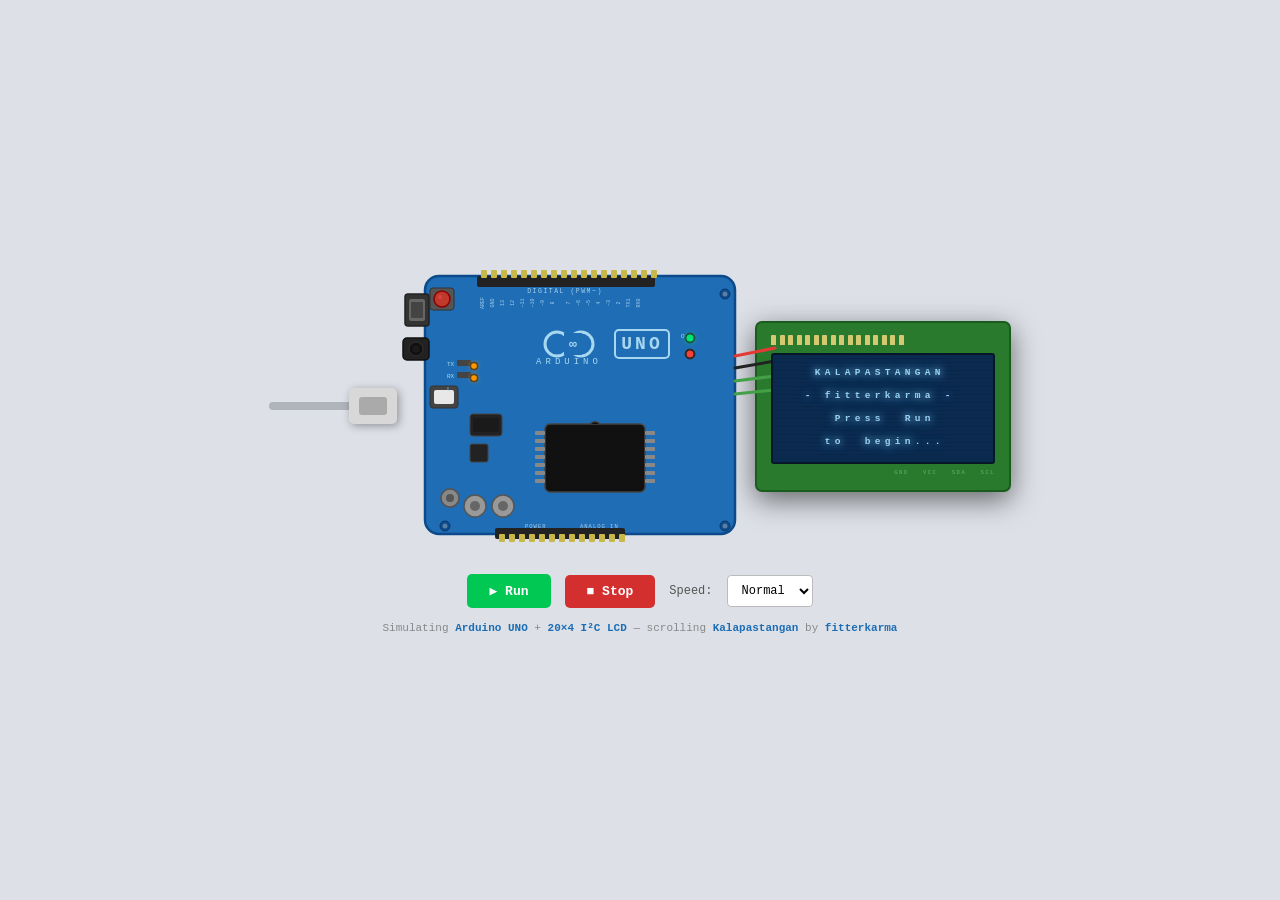
<file: arduino.html>
<!DOCTYPE html>
<html lang="en">
<head>
  <meta charset="UTF-8" />
  <meta name="viewport" content="width=device-width, initial-scale=1.0" />
  <title>Arduino UNO – LCD Kalapastangan</title>
  <style>
    * { box-sizing: border-box; margin: 0; padding: 0; }
    body {
      background: #dde1e7;
      min-height: 100vh;
      display: flex;
      flex-direction: column;
      align-items: center;
      justify-content: center;
      font-family: 'Courier New', monospace;
      padding: 40px 20px;
    }
    .scene {
      display: flex;
      align-items: center;
      gap: 0;
      flex-wrap: nowrap;
      justify-content: center;
    }

    /* ═══════════════════════════════════════
       USB CABLE (grey flat cable + white plug)
    ═══════════════════════════════════════ */
    .usb-wrap {
      display: flex;
      align-items: center;
      margin-right: -2px;
      z-index: 10;
    }
    .usb-cable-wire {
      width: 80px;
      height: 8px;
      background: #b0b4bb;
      border-radius: 4px 0 0 4px;
    }
    .usb-plug-body {
      width: 48px;
      height: 36px;
      background: #d8d8d8;
      border-radius: 5px;
      position: relative;
      box-shadow: 2px 2px 8px rgba(0,0,0,0.35);
      display: flex;
      align-items: center;
      justify-content: center;
    }
    .usb-plug-inner {
      width: 28px;
      height: 18px;
      background: #aaa;
      border-radius: 3px;
    }

    /* ═══════════════════════════════════════
       ARDUINO BOARD (SVG-based for accuracy)
    ═══════════════════════════════════════ */
    .arduino-wrap {
      position: relative;
      width: 360px;
      height: 280px;
      flex-shrink: 0;
    }
    .arduino-svg {
      width: 100%;
      height: 100%;
      overflow: visible;
    }

    /* LED animations */
    @keyframes blinkGreen { 0%,100%{opacity:1} 50%{opacity:.3} }
    @keyframes blinkAmber { 0%,100%{opacity:1} 50%{opacity:.15} }
    .led-on-dot  { animation: blinkGreen 1.4s ease-in-out infinite; }
    .led-rx-dot  { animation: blinkAmber 0.5s ease-in-out infinite alternate; }
    .led-tx-dot  { animation: blinkAmber 0.5s 0.25s ease-in-out infinite alternate; }

    /* ═══════════════════════════════════════
       WIRES SVG between board and LCD
    ═══════════════════════════════════════ */
    .wires-wrap {
      width: 60px;
      height: 280px;
      position: relative;
      flex-shrink: 0;
    }
    .wires-wrap svg { overflow: visible; }

    /* ═══════════════════════════════════════
       LCD MODULE
    ═══════════════════════════════════════ */
    .lcd-module {
      background: #2a7a2e;
      border-radius: 7px;
      padding: 12px 14px 14px;
      box-shadow: 0 8px 28px rgba(0,0,0,0.55);
      border: 2px solid #1a5c1d;
      flex-shrink: 0;
    }
    .lcd-pin-strip { display: flex; gap: 3.5px; margin-bottom: 8px; }
    .lcd-pin-strip span {
      width: 5px; height: 10px;
      background: #d4c870;
      border-radius: 1px 1px 0 0;
    }
    .lcd-screen {
      background: #0b2a50;
      border-radius: 3px;
      padding: 8px 10px 10px;
      border: 2px solid #061828;
      position: relative;
    }
    .lcd-screen::after {
      content: '';
      position: absolute; inset: 0;
      background: repeating-linear-gradient(
        to bottom,
        transparent 0, transparent 3px,
        rgba(0,0,0,0.09) 3px, rgba(0,0,0,0.09) 4px
      );
      pointer-events: none; border-radius: 3px; z-index: 3;
    }
    .lcd-row { display: flex; height: 20px; align-items: center; margin-bottom: 3px; }
    .lcd-row:last-child { margin-bottom: 0; }
    .lcd-cell {
      width: 9px; height: 15px; margin-right: 1px;
      display: flex; align-items: center; justify-content: center;
      font-size: 9.5px; color: #9dd5f5;
      text-shadow: 0 0 7px #7bbfe8, 0 0 12px #4aacdd;
      font-family: 'Courier New', monospace; font-weight: bold;
      position: relative; user-select: none;
    }
    .lcd-cell.cursor::after {
      content: ''; position: absolute;
      bottom: 0; left: 0; right: 0; height: 2px;
      background: #9dd5f5;
      animation: cur 0.8s step-end infinite;
      box-shadow: 0 0 5px #9dd5f5;
    }
    @keyframes cur { 0%,100%{opacity:1} 50%{opacity:0} }
    .lcd-pcb-label {
      font-size: 5.5px; color: #88cc88;
      text-align: right; margin-top: 5px;
      letter-spacing: 1.5px; opacity: .65;
    }

    /* ═══════════════════════════════════════
       CONTROLS
    ═══════════════════════════════════════ */
    .controls {
      margin-top: 28px;
      display: flex; gap: 14px; align-items: center;
      flex-wrap: wrap; justify-content: center;
    }
    .btn {
      padding: 9px 22px; border: none; border-radius: 5px;
      cursor: pointer; font-family: 'Courier New', monospace;
      font-size: 13px; font-weight: bold;
      transition: filter .15s, transform .1s;
    }
    .btn:active { transform: scale(0.96); }
    .btn-run  { background: #00c853; color: #fff; }
    .btn-stop { background: #d32f2f; color: #fff; }
    .btn-run:hover  { filter: brightness(1.15); }
    .btn-stop:hover { filter: brightness(1.15); }
    .speed-lbl { font-size: 12px; color: #555; }
    .speed-sel {
      padding: 7px 10px; border-radius: 4px; border: 1px solid #bbb;
      font-family: 'Courier New', monospace; font-size: 12px;
      background: #fff; cursor: pointer;
    }
    .footer { margin-top: 14px; font-size: 11px; color: #888; text-align: center; }
    .footer b { color: #1b6db5; }
  </style>
</head>
<body>
<div class="scene">

  <!-- USB Cable -->
  <div class="usb-wrap">
    <div class="usb-cable-wire"></div>
    <div class="usb-plug-body"><div class="usb-plug-inner"></div></div>
  </div>

  <!-- Arduino UNO (SVG) -->
  <div class="arduino-wrap">
   <svg class="arduino-svg" viewBox="0 0 360 280" xmlns="http://www.w3.org/2000/svg">
    <!-- ── Board body ── -->
    <rect x="30" y="10" width="310" height="258" rx="14" ry="14"
          fill="#1e6db5" stroke="#0d4a8a" stroke-width="2.5"/>

    <!-- ── Top digital pin headers (two rows) ── -->
    <!-- Row 1: pins 0-13 area -->
    <g fill="#c8b84a">
      <!-- black socket strip -->
      <rect x="82" y="10" width="178" height="11" rx="2" fill="#222"/>
      <!-- gold pins -->
      <rect x="86"  y="4"  width="6" height="8" rx="1"/>
      <rect x="96"  y="4"  width="6" height="8" rx="1"/>
      <rect x="106" y="4"  width="6" height="8" rx="1"/>
      <rect x="116" y="4"  width="6" height="8" rx="1"/>
      <rect x="126" y="4"  width="6" height="8" rx="1"/>
      <rect x="136" y="4"  width="6" height="8" rx="1"/>
      <rect x="146" y="4"  width="6" height="8" rx="1"/>
      <rect x="156" y="4"  width="6" height="8" rx="1"/>
      <rect x="166" y="4"  width="6" height="8" rx="1"/>
      <rect x="176" y="4"  width="6" height="8" rx="1"/>
      <rect x="186" y="4"  width="6" height="8" rx="1"/>
      <rect x="196" y="4"  width="6" height="8" rx="1"/>
      <rect x="206" y="4"  width="6" height="8" rx="1"/>
      <rect x="216" y="4"  width="6" height="8" rx="1"/>
      <rect x="226" y="4"  width="6" height="8" rx="1"/>
      <rect x="236" y="4"  width="6" height="8" rx="1"/>
      <rect x="246" y="4"  width="6" height="8" rx="1"/>
      <rect x="256" y="4"  width="6" height="8" rx="1"/>
    </g>
    <!-- "DIGITAL (PWM~)" label -->
    <text x="170" y="27" fill="#a8cfea" font-size="6.5"
          font-family="Courier New" letter-spacing="1.5" text-anchor="middle">DIGITAL (PWM~)</text>
    <!-- vertical pin number labels -->
    <g fill="#a8cfea" font-size="5" font-family="Courier New" text-anchor="middle">
      <text x="89"  y="37" transform="rotate(-90,89,37)">AREF</text>
      <text x="99"  y="37" transform="rotate(-90,99,37)">GND</text>
      <text x="109" y="37" transform="rotate(-90,109,37)">13</text>
      <text x="119" y="37" transform="rotate(-90,119,37)">12</text>
      <text x="129" y="37" transform="rotate(-90,129,37)">~11</text>
      <text x="139" y="37" transform="rotate(-90,139,37)">~10</text>
      <text x="149" y="37" transform="rotate(-90,149,37)">~9</text>
      <text x="159" y="37" transform="rotate(-90,159,37)">8</text>
      <text x="175" y="37" transform="rotate(-90,175,37)">7</text>
      <text x="185" y="37" transform="rotate(-90,185,37)">~6</text>
      <text x="195" y="37" transform="rotate(-90,195,37)">~5</text>
      <text x="205" y="37" transform="rotate(-90,205,37)">4</text>
      <text x="215" y="37" transform="rotate(-90,215,37)">~3</text>
      <text x="225" y="37" transform="rotate(-90,225,37)">2</text>
      <text x="235" y="37" transform="rotate(-90,235,37)">TX1</text>
      <text x="245" y="37" transform="rotate(-90,245,37)">RX0</text>
    </g>

    <!-- ── Bottom analog pin header ── -->
    <rect x="100" y="262" width="130" height="11" rx="2" fill="#222"/>
    <g fill="#c8b84a">
      <rect x="104" y="268" width="6" height="8" rx="1"/>
      <rect x="114" y="268" width="6" height="8" rx="1"/>
      <rect x="124" y="268" width="6" height="8" rx="1"/>
      <rect x="134" y="268" width="6" height="8" rx="1"/>
      <rect x="144" y="268" width="6" height="8" rx="1"/>
      <rect x="154" y="268" width="6" height="8" rx="1"/>
      <rect x="164" y="268" width="6" height="8" rx="1"/>
      <rect x="174" y="268" width="6" height="8" rx="1"/>
      <rect x="184" y="268" width="6" height="8" rx="1"/>
      <rect x="194" y="268" width="6" height="8" rx="1"/>
      <rect x="204" y="268" width="6" height="8" rx="1"/>
      <rect x="214" y="268" width="6" height="8" rx="1"/>
      <rect x="224" y="268" width="6" height="8" rx="1"/>
    </g>
    <!-- POWER / ANALOG labels -->
    <text x="130" y="262" fill="#a8cfea" font-size="5.5"
          font-family="Courier New" letter-spacing="1">POWER</text>
    <text x="185" y="262" fill="#a8cfea" font-size="5.5"
          font-family="Courier New" letter-spacing="1">ANALOG IN</text>

    <!-- ── USB-B port (left side, top) ── -->
    <rect x="10" y="28" width="24" height="32" rx="3" fill="#333" stroke="#222" stroke-width="1.5"/>
    <rect x="14" y="33" width="16" height="22" rx="2" fill="#666"/>
    <rect x="16" y="36" width="12" height="16" rx="1" fill="#444"/>

    <!-- ── Power jack (left side, below USB-B) ── -->
    <rect x="8" y="72" width="26" height="22" rx="4" fill="#222" stroke="#111" stroke-width="1.5"/>
    <circle cx="21" cy="83" r="7" fill="#111" stroke="#333" stroke-width="1"/>
    <circle cx="21" cy="83" r="3.5" fill="#1a1a1a"/>

    <!-- ── Red reset button (top-left area) ── -->
    <rect x="35" y="22" width="24" height="22" rx="3" fill="#555" stroke="#333" stroke-width="1"/>
    <circle cx="47" cy="33" r="8" fill="#c0392b" stroke="#8b0000" stroke-width="1.5"/>
    <circle cx="45" cy="31" r="2" fill="#e85050" opacity=".6"/>

    <!-- ── White programming button (middle-left) ── -->
    <rect x="35" y="120" width="28" height="22" rx="3" fill="#444" stroke="#333" stroke-width="1"/>
    <rect x="39" y="124" width="20" height="14" rx="2" fill="#e8e8e8"/>

    <!-- ── Arduino ∞ Logo + Text ── -->
    <!-- ∞ symbol (two overlapping circles outline) -->
    <circle cx="162" cy="78" r="12" fill="none" stroke="#a8d8f0" stroke-width="3"/>
    <circle cx="186" cy="78" r="12" fill="none" stroke="#a8d8f0" stroke-width="3"/>
    <!-- cover center overlap -->
    <rect x="169" y="67" width="18" height="22" fill="#1e6db5"/>
    <text x="174" y="82" fill="#a8d8f0" font-size="13" font-family="Courier New"
          font-weight="bold">∞</text>
    <!-- UNO box outline -->
    <rect x="220" y="64" width="54" height="28" rx="4" fill="none" stroke="#a8d8f0" stroke-width="2"/>
    <text x="247" y="83" fill="#a8d8f0" font-size="18" font-family="Courier New"
          font-weight="bold" text-anchor="middle" letter-spacing="3">UNO</text>
    <!-- ARDUINO text -->
    <text x="174" y="98" fill="#a8d8f0" font-size="9" font-family="Courier New"
          letter-spacing="4" text-anchor="middle">ARDUINO</text>
    <!-- ON indicator -->
    <text x="286" y="72" fill="#a8d8f0" font-size="6" font-family="Courier New"
          letter-spacing="1">ON</text>

    <!-- ── TX/RX labels ── -->
    <text x="52" y="100" fill="#a8d8f0" font-size="6" font-family="Courier New">TX</text>
    <text x="52" y="112" fill="#a8d8f0" font-size="6" font-family="Courier New">RX</text>
    <!-- TX/RX rectangles (indicator blocks) -->
    <rect x="62" y="94"  width="14" height="6" rx="1" fill="#444"/>
    <rect x="62" y="106" width="14" height="6" rx="1" fill="#444"/>

    <!-- ── L LED label ── -->
    <text x="52" y="125" fill="#a8d8f0" font-size="6" font-family="Courier New">L</text>

    <!-- ── LED dots (vertical column) ── -->
    <!-- ON (green) -->
    <circle cx="295" cy="72" r="5" fill="#1a1a1a" stroke="#333" stroke-width="1"/>
    <circle cx="295" cy="72" r="3.5" fill="#00e676" class="led-on-dot"
            filter="url(#glow-green)"/>
    <!-- L (yellow, toggled by JS) -->
    <circle cx="295" cy="88" r="5" fill="#1a1a1a" stroke="#333" stroke-width="1"/>
    <circle cx="295" cy="88" r="3.5" fill="#f44336" id="ledLdot"/>
    <!-- RX (amber) -->
    <circle cx="79" cy="100" r="4" fill="#1a1a1a" stroke="#333" stroke-width="1"/>
    <circle cx="79" cy="100" r="2.8" fill="#ff9800" class="led-rx-dot"
            filter="url(#glow-amber)"/>
    <!-- TX (amber) -->
    <circle cx="79" cy="112" r="4" fill="#1a1a1a" stroke="#333" stroke-width="1"/>
    <circle cx="79" cy="112" r="2.8" fill="#ff9800" class="led-tx-dot"
            filter="url(#glow-amber)"/>

    <!-- ── Main IC chip (ATmega328) ── -->
    <rect x="150" y="158" width="100" height="68" rx="5" fill="#111" stroke="#444" stroke-width="1.5"/>
    <!-- IC notch -->
    <path d="M195,158 Q200,153 205,158" fill="#111" stroke="#444" stroke-width="1.5"/>
    <!-- IC left pins -->
    <g fill="#888">
      <rect x="140" y="165" width="10" height="4" rx="1"/>
      <rect x="140" y="173" width="10" height="4" rx="1"/>
      <rect x="140" y="181" width="10" height="4" rx="1"/>
      <rect x="140" y="189" width="10" height="4" rx="1"/>
      <rect x="140" y="197" width="10" height="4" rx="1"/>
      <rect x="140" y="205" width="10" height="4" rx="1"/>
      <rect x="140" y="213" width="10" height="4" rx="1"/>
    </g>
    <!-- IC right pins -->
    <g fill="#888">
      <rect x="250" y="165" width="10" height="4" rx="1"/>
      <rect x="250" y="173" width="10" height="4" rx="1"/>
      <rect x="250" y="181" width="10" height="4" rx="1"/>
      <rect x="250" y="189" width="10" height="4" rx="1"/>
      <rect x="250" y="197" width="10" height="4" rx="1"/>
      <rect x="250" y="205" width="10" height="4" rx="1"/>
      <rect x="250" y="213" width="10" height="4" rx="1"/>
    </g>

    <!-- ── Small IC (crystal oscillator area) ── -->
    <rect x="75" y="148" width="32" height="22" rx="3" fill="#222" stroke="#444" stroke-width="1"/>
    <rect x="78" y="152" width="26" height="14" rx="2" fill="#1a1a1a"/>

    <!-- ── Small square component ── -->
    <rect x="75" y="178" width="18" height="18" rx="2" fill="#222" stroke="#444" stroke-width="1"/>

    <!-- ── Capacitors / circles (bottom left) ── -->
    <circle cx="55"  cy="232" r="9"  fill="radial-gradient(#ddd,#666)" stroke="#555" stroke-width="1.5"/>
    <circle cx="55"  cy="232" r="9"  fill="#888" stroke="#555" stroke-width="1.5"/>
    <circle cx="55"  cy="232" r="4"  fill="#555"/>
    <circle cx="80"  cy="240" r="11" fill="#999" stroke="#555" stroke-width="1.5"/>
    <circle cx="80"  cy="240" r="5"  fill="#666"/>
    <circle cx="108" cy="240" r="11" fill="#999" stroke="#555" stroke-width="1.5"/>
    <circle cx="108" cy="240" r="5"  fill="#666"/>

    <!-- ── Corner mounting holes ── -->
    <circle cx="50"  cy="260" r="5" fill="#0d4a8a" stroke="#0a3a70" stroke-width="1"/>
    <circle cx="50"  cy="260" r="2.5" fill="#ccc" opacity=".4"/>
    <circle cx="330" cy="260" r="5" fill="#0d4a8a" stroke="#0a3a70" stroke-width="1"/>
    <circle cx="330" cy="260" r="2.5" fill="#ccc" opacity=".4"/>
    <circle cx="330" cy="28"  r="5" fill="#0d4a8a" stroke="#0a3a70" stroke-width="1"/>
    <circle cx="330" cy="28"  r="2.5" fill="#ccc" opacity=".4"/>

    <!-- ── Wires from right edge of board to LCD ── -->
    <!-- Red wire -->
    <line x1="340" y1="90" x2="380" y2="82" stroke="#e53935" stroke-width="3" stroke-linecap="round"/>
    <!-- Black wire -->
    <line x1="340" y1="102" x2="380" y2="95" stroke="#222" stroke-width="3" stroke-linecap="round"/>
    <!-- Green wire -->
    <line x1="340" y1="115" x2="380" y2="110" stroke="#43a047" stroke-width="3" stroke-linecap="round"/>
    <!-- Green wire 2 -->
    <line x1="340" y1="128" x2="380" y2="124" stroke="#43a047" stroke-width="3" stroke-linecap="round"/>

    <!-- ── SVG filters for glow ── -->
    <defs>
      <filter id="glow-green" x="-80%" y="-80%" width="260%" height="260%">
        <feGaussianBlur stdDeviation="3" result="blur"/>
        <feMerge><feMergeNode in="blur"/><feMergeNode in="SourceGraphic"/></feMerge>
      </filter>
      <filter id="glow-amber" x="-80%" y="-80%" width="260%" height="260%">
        <feGaussianBlur stdDeviation="2.5" result="blur"/>
        <feMerge><feMergeNode in="blur"/><feMergeNode in="SourceGraphic"/></feMerge>
      </filter>
    </defs>
   </svg>
  </div><!-- /arduino-wrap -->

  <!-- LCD 20×4 Module -->
  <div class="lcd-module">
    <div class="lcd-pin-strip">
      <span></span><span></span><span></span><span></span>
      <span></span><span></span><span></span><span></span>
      <span></span><span></span><span></span><span></span>
      <span></span><span></span><span></span><span></span>
    </div>
    <div class="lcd-screen">
      <div class="lcd-row" id="row0"></div>
      <div class="lcd-row" id="row1"></div>
      <div class="lcd-row" id="row2"></div>
      <div class="lcd-row" id="row3"></div>
    </div>
    <div class="lcd-pcb-label">GND &nbsp; VCC &nbsp; SDA &nbsp; SCL</div>
  </div>

</div><!-- /scene -->

<!-- Controls -->
<div class="controls">
  <button class="btn btn-run"  id="btnRun">▶ Run</button>
  <button class="btn btn-stop" id="btnStop">■ Stop</button>
  <span class="speed-lbl">Speed:</span>
  <select class="speed-sel" id="speedSel">
    <option value="320">Slow</option>
    <option value="150" selected>Normal</option>
    <option value="55">Fast</option>
  </select>
</div>

<div class="footer">
  Simulating <b>Arduino UNO</b> + <b>20×4 I²C LCD</b> —
  scrolling <b>Kalapastangan</b> by <b>fitterkarma</b>
</div>

<script>
const LYRICS = [
  "Mamamatay akong","nakangiti",
  "Kapag ikaw ang","nasa aking tabi","",
  "Mabubuhay akong","nagsisisi",
  "Kapag isang araw","hindi kita","mapangiti","",
  "Kalapastangan ang","'di ka ibigin",
  "Kalokohan ang","'di ka isipin","",
  "Kung ang mundo ay","biglang gugunawin",
  "Ikaw ang una kong","hahanapin","",
  "~~~~~~~~~~~~~~~~"," END OF SONG :) ","~~~~~~~~~~~~~~~~","","",
];

const COLS=20,ROWS=4;
const grid=[];
for(let r=0;r<ROWS;r++){
  const rowEl=document.getElementById('row'+r);
  const cells=[];
  for(let c=0;c<COLS;c++){
    const d=document.createElement('div');
    d.className='lcd-cell';d.textContent='\u00A0';
    rowEl.appendChild(d);cells.push(d);
  }
  grid.push(cells);
}
function clearGrid(){
  for(let r=0;r<ROWS;r++)for(let c=0;c<COLS;c++){
    grid[r][c].textContent='\u00A0';grid[r][c].classList.remove('cursor');
  }
}
let buf=['','','',''];
function renderBuf(){
  for(let r=0;r<ROWS;r++){
    const line=buf[r].padEnd(COLS,' ').substring(0,COLS);
    for(let c=0;c<COLS;c++)
      grid[r][c].textContent=line[c]===' '?'\u00A0':line[c];
  }
}
function centre(s){
  s=s.substring(0,COLS);
  const pad=Math.floor((COLS-s.length)/2);
  return ' '.repeat(pad)+s;
}
let timer=null,running=false,lyricsIdx=0,charIdx=0,screenRow=0,curR=0,curC=0;
function showCursor(){
  for(let r=0;r<ROWS;r++)for(let c=0;c<COLS;c++)grid[r][c].classList.remove('cursor');
  if(curR>=0&&curR<ROWS&&curC>=0&&curC<COLS)grid[curR][curC].classList.add('cursor');
}
function scrollUp(){
  buf[0]=buf[1];buf[1]=buf[2];buf[2]=buf[3];buf[3]='';
  renderBuf();if(screenRow>0)screenRow--;
}
function getSpeed(){return parseInt(document.getElementById('speedSel').value);}
function resetState(){
  clearInterval(timer);timer=null;running=false;
  lyricsIdx=charIdx=screenRow=0;buf=['','','',''];clearGrid();
}
function tick(){
  if(lyricsIdx>=LYRICS.length){
    clearInterval(timer);timer=null;running=false;setLedL(false);
    setTimeout(()=>{resetState();showIdle();},2500);return;
  }
  const line=centre(LYRICS[lyricsIdx]);
  if(charIdx<line.length){
    if(screenRow>=ROWS){scrollUp();screenRow=ROWS-1;}
    buf[screenRow]=buf[screenRow].substring(0,charIdx)+line[charIdx];
    const ch=line[charIdx];
    grid[screenRow][charIdx].textContent=ch===' '?'\u00A0':ch;
    curR=screenRow;curC=charIdx+1;showCursor();charIdx++;
  }else{
    buf[screenRow]=line;renderBuf();
    for(let r=0;r<ROWS;r++)for(let c=0;c<COLS;c++)grid[r][c].classList.remove('cursor');
    screenRow++;
    if(screenRow>=ROWS){scrollUp();screenRow=ROWS-1;}
    charIdx=0;lyricsIdx++;
  }
}
function startTyping(){running=true;setLedL(true);timer=setInterval(tick,getSpeed());}
function setLedL(on){
  const el=document.getElementById('ledLdot');
  if(on){el.setAttribute('fill','#ffee58');el.setAttribute('filter','url(#glow-green)');}
  else{el.setAttribute('fill','#f44336');el.removeAttribute('filter');}
}
function showIdle(){
  buf=[centre('KALAPASTANGAN'),centre('- fitterkarma -'),centre('Press  Run'),centre('to  begin...')];
  renderBuf();
}
document.getElementById('btnRun').addEventListener('click',()=>{if(running)return;resetState();startTyping();});
document.getElementById('btnStop').addEventListener('click',()=>{clearInterval(timer);timer=null;running=false;setLedL(false);});
document.getElementById('speedSel').addEventListener('change',()=>{if(running){clearInterval(timer);timer=setInterval(tick,getSpeed());}});
window.addEventListener('load',showIdle);
</script>
</body>
</html>
</file>
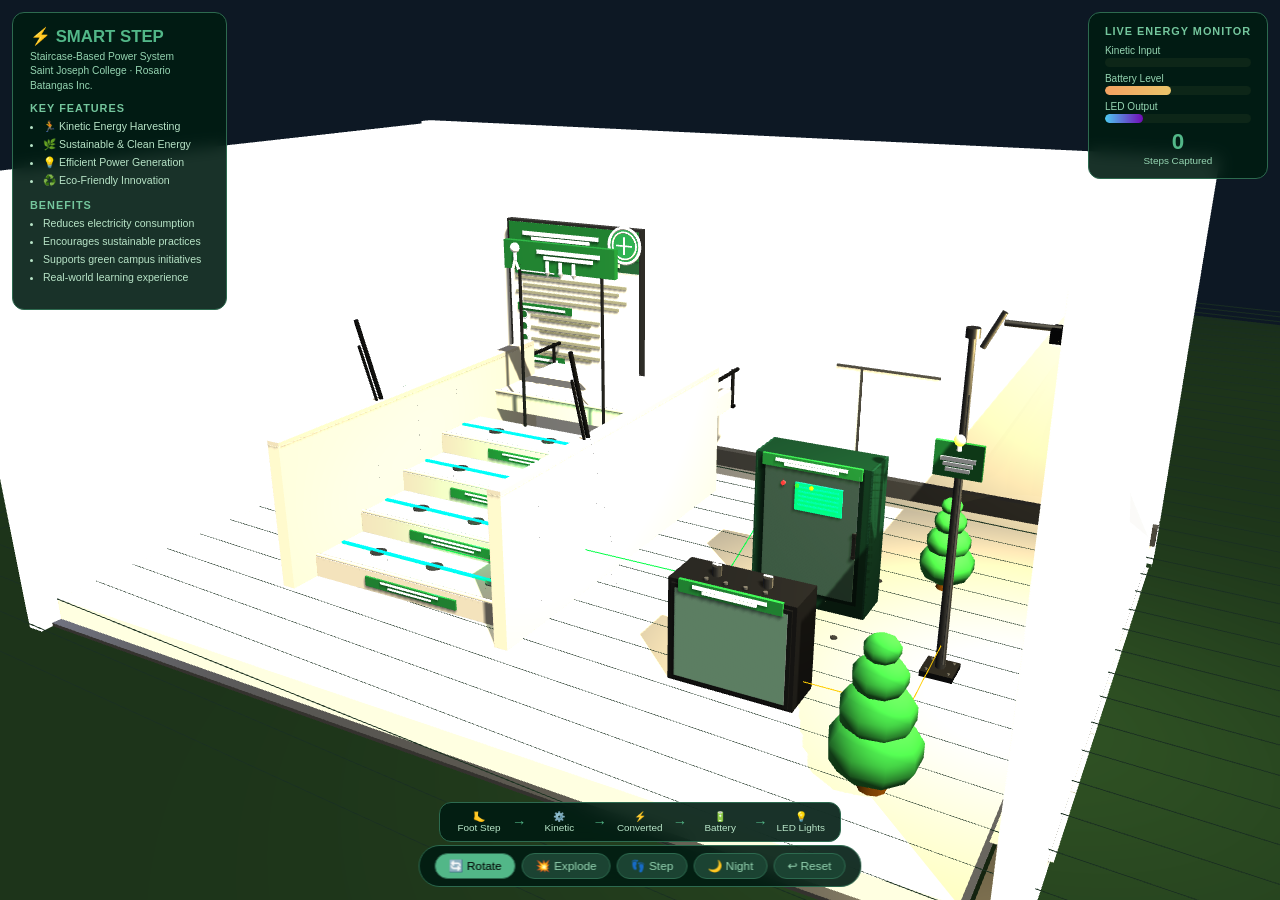
<file: smartstep.html>
<!DOCTYPE html>
<html lang="en">
<head>
<meta charset="UTF-8"/>
<meta name="viewport" content="width=device-width,initial-scale=1.0,user-scalable=no"/>
<title>Smart Step – 3D Model</title>
<script src="three.min.js"></script>
<style>
*{margin:0;padding:0;box-sizing:border-box;-webkit-tap-highlight-color:transparent;}
body{background:#0a0f1e;overflow:hidden;font-family:'Segoe UI',sans-serif;touch-action:none;}
canvas{display:block;touch-action:none;}
#ui{position:fixed;top:12px;left:12px;color:#fff;background:rgba(0,28,18,.90);
  border:1px solid #2d6a4f;border-radius:12px;padding:13px 17px;max-width:215px;
  backdrop-filter:blur(8px);z-index:10;}
#ui h1{font-size:1.05rem;color:#52b788;margin-bottom:3px;}
#ui .sub{font-size:.64rem;color:#95d5b2;margin-bottom:9px;line-height:1.4;}
#ui h2{font-size:.68rem;color:#74c69d;text-transform:uppercase;letter-spacing:1px;margin-bottom:4px;}
#ui ul{font-size:.66rem;color:#b7e4c7;line-height:1.7;padding-left:13px;margin-bottom:9px;}
#ebar{position:fixed;top:12px;right:12px;background:rgba(0,28,18,.90);
  border:1px solid #2d6a4f;border-radius:12px;padding:12px 16px;color:#fff;
  backdrop-filter:blur(8px);min-width:162px;z-index:10;}
#ebar h3{font-size:.68rem;color:#74c69d;text-transform:uppercase;letter-spacing:1px;margin-bottom:8px;}
.ml{font-size:.63rem;color:#95d5b2;margin-bottom:2px;}
.meter{background:#0d2618;border-radius:6px;height:9px;margin-bottom:6px;overflow:hidden;}
.mf{height:100%;border-radius:6px;transition:width .45s;}
.k{background:linear-gradient(90deg,#52b788,#b7e4c7);}
.b{background:linear-gradient(90deg,#f4a261,#e9c46a);}
.o{background:linear-gradient(90deg,#4cc9f0,#7209b7);}
#sc{font-size:1.4rem;color:#52b788;text-align:center;margin-top:4px;font-weight:bold;}
#sl{font-size:.62rem;color:#95d5b2;text-align:center;}
#flow{position:fixed;bottom:58px;left:50%;transform:translateX(-50%);
  background:rgba(0,28,18,.90);border:1px solid #2d6a4f;border-radius:12px;
  padding:8px 15px;display:flex;align-items:center;gap:9px;
  backdrop-filter:blur(8px);color:#b7e4c7;font-size:.62rem;z-index:10;white-space:nowrap;}
.fs{text-align:center;min-width:48px;}.fa{color:#52b788;font-size:.9rem;}
#ctrl{position:fixed;bottom:13px;left:50%;transform:translateX(-50%);
  display:flex;gap:6px;background:rgba(0,28,18,.90);border:1px solid #2d6a4f;
  border-radius:30px;padding:7px 15px;backdrop-filter:blur(8px);z-index:10;flex-wrap:wrap;justify-content:center;}
#ctrl button{background:#1b4332;color:#95d5b2;border:1px solid #2d6a4f;border-radius:20px;
  padding:5px 13px;cursor:pointer;font-size:.74rem;transition:all .2s;-webkit-user-select:none;user-select:none;}
#ctrl button:hover{background:#2d6a4f;color:#fff;}
#ctrl button.on{background:#52b788;color:#000;}
#tip{position:fixed;pointer-events:none;background:rgba(0,20,15,.96);
  border:1px solid #52b788;border-radius:8px;padding:7px 11px;
  color:#b7e4c7;font-size:.70rem;display:none;max-width:180px;line-height:1.5;z-index:20;}
@media(max-width:520px){#ui{display:none;}#ebar{min-width:128px;}}
</style>
</head>
<body>
<div id="ui">
  <h1>⚡ SMART STEP</h1>
  <div class="sub">Staircase-Based Power System<br>Saint Joseph College · Rosario Batangas Inc.</div>
  <h2>Key Features</h2>
  <ul>
    <li>🏃 Kinetic Energy Harvesting</li>
    <li>🌿 Sustainable &amp; Clean Energy</li>
    <li>💡 Efficient Power Generation</li>
    <li>♻️ Eco-Friendly Innovation</li>
  </ul>
  <h2>Benefits</h2>
  <ul>
    <li>Reduces electricity consumption</li>
    <li>Encourages sustainable practices</li>
    <li>Supports green campus initiatives</li>
    <li>Real-world learning experience</li>
  </ul>
</div>
<div id="ebar">
  <h3>Live Energy Monitor</h3>
  <div class="ml">Kinetic Input</div>
  <div class="meter"><div class="mf k" id="mk" style="width:0%"></div></div>
  <div class="ml">Battery Level</div>
  <div class="meter"><div class="mf b" id="mb" style="width:45%"></div></div>
  <div class="ml">LED Output</div>
  <div class="meter"><div class="mf o" id="mo" style="width:30%"></div></div>
  <div id="sc">0</div><div id="sl">Steps Captured</div>
</div>
<div id="flow">
  <div class="fs"><div>🦶</div><div>Foot Step</div></div><div class="fa">→</div>
  <div class="fs"><div>⚙️</div><div>Kinetic</div></div><div class="fa">→</div>
  <div class="fs"><div>⚡</div><div>Converted</div></div><div class="fa">→</div>
  <div class="fs"><div>🔋</div><div>Battery</div></div><div class="fa">→</div>
  <div class="fs"><div>💡</div><div>LED Lights</div></div>
</div>
<div id="ctrl">
  <button id="bRot" class="on">🔄 Rotate</button>
  <button id="bExp">💥 Explode</button>
  <button id="bStep">👣 Step</button>
  <button id="bNight">🌙 Night</button>
  <button id="bReset">↩ Reset</button>
</div>
<div id="tip"></div>

<script>
// ═══════════════════════════════════════════════════════
// SMOOTH ORBIT CONTROLS – mouse + touch + pinch zoom
// ═══════════════════════════════════════════════════════
THREE.OrbitControls = function(cam, el) {
  var scope = this;
  this.target = new THREE.Vector3();
  this.minDist = 5; this.maxDist = 40;
  this.dampFactor = 0.10;

  // ── Angle limits – prevent camera going behind walls or underground ──
  // phi  = vertical (0=top, PI=bottom).  Keep between 15° and 80° above horizon.
  this.minPolarAngle = Math.PI * 0.12;   // ~22° – stops going too high overhead
  this.maxPolarAngle = Math.PI * 0.52;   // ~94° – stops going underground
  // theta = horizontal.  -PI..PI.  Front of model faces +Z.
  // Allow roughly 210° sweep in front; block the back-wall quadrant.
  this.minAzimuthAngle = -Math.PI * 0.48; // ~-86° – can't go behind left wall
  this.maxAzimuthAngle =  Math.PI * 0.48; // ~+86° – can't go behind right wall

  var sph  = new THREE.Spherical();
  var dSph = new THREE.Spherical();
  var scaleDelta = 0;
  var pan  = new THREE.Vector3();
  var EPS  = 1e-6;
  var quat    = new THREE.Quaternion().setFromUnitVectors(cam.up, new THREE.Vector3(0,1,0));
  var quatInv = quat.clone().invert();
  var offset  = new THREE.Vector3();
  var rStart  = new THREE.Vector2(), rEnd = new THREE.Vector2(), rDelta = new THREE.Vector2();
  var STATE   = {NONE:0,ROTATE:1,PAN:2,TOUCH_R:3,TOUCH_DP:4};
  var state   = STATE.NONE;
  var prevPinch = 0;

  this.update = function(){
    var pos = cam.position;
    offset.copy(pos).sub(scope.target);
    offset.applyQuaternion(quat);
    sph.setFromVector3(offset);
    var df = scope.dampFactor;
    sph.theta  += dSph.theta * df;
    sph.phi    += dSph.phi   * df;
    // Clamp vertical angle
    sph.phi    = Math.max(scope.minPolarAngle, Math.min(scope.maxPolarAngle, sph.phi));
    // Clamp horizontal angle
    sph.theta  = Math.max(scope.minAzimuthAngle, Math.min(scope.maxAzimuthAngle, sph.theta));
    sph.radius += scaleDelta * df;
    sph.radius  = Math.max(scope.minDist, Math.min(scope.maxDist, sph.radius));
    scope.target.addScaledVector(pan, df);
    // Clamp pan so target stays well inside the scene walls
    scope.target.x = Math.max(-6, Math.min(8, scope.target.x));
    scope.target.y = Math.max(0.5, Math.min(5.5, scope.target.y));
    scope.target.z = Math.max(-8, Math.min(3, scope.target.z));
    dSph.theta   *= (1-df); dSph.phi *= (1-df);
    scaleDelta   *= (1-df); pan.multiplyScalar(1-df);
    offset.setFromSpherical(sph);
    offset.applyQuaternion(quatInv);
    pos.copy(scope.target).add(offset);
    cam.lookAt(scope.target);
  };

  function rotBy(dx,dy){ dSph.theta -= dx*0.010; dSph.phi -= dy*0.010; }
  function panBy(dx,dy){
    var d=new THREE.Vector3(-dx,dy*0.6,0).multiplyScalar(sph.radius*0.0012);
    d.applyQuaternion(cam.quaternion); pan.add(d);
  }
  function zoomBy(d){ scaleDelta += d; scaleDelta=Math.max(-sph.radius+scope.minDist+1, Math.min(sph.radius-scope.minDist-1,scaleDelta)); }

  // mouse
  function onMD(e){ e.preventDefault();
    if(e.button===0){state=STATE.ROTATE;} else if(e.button===2){state=STATE.PAN;}
    rStart.set(e.clientX,e.clientY);
    window.addEventListener('mousemove',onMM); window.addEventListener('mouseup',onMU);
  }
  function onMM(e){
    rEnd.set(e.clientX,e.clientY); rDelta.subVectors(rEnd,rStart);
    if(state===STATE.ROTATE) rotBy(rDelta.x,rDelta.y);
    else if(state===STATE.PAN) panBy(rDelta.x,rDelta.y);
    rStart.copy(rEnd);
  }
  function onMU(){ state=STATE.NONE; window.removeEventListener('mousemove',onMM); window.removeEventListener('mouseup',onMU); }
  function onWheel(e){ e.preventDefault(); zoomBy(e.deltaY*0.04); }

  // touch
  function pinchDist(e){ var dx=e.touches[0].clientX-e.touches[1].clientX,dy=e.touches[0].clientY-e.touches[1].clientY; return Math.sqrt(dx*dx+dy*dy); }
  function onTS(e){ e.preventDefault();
    if(e.touches.length===1){ state=STATE.TOUCH_R; rStart.set(e.touches[0].clientX,e.touches[0].clientY); }
    else if(e.touches.length===2){ state=STATE.TOUCH_DP; prevPinch=pinchDist(e);
      rStart.set((e.touches[0].clientX+e.touches[1].clientX)/2,(e.touches[0].clientY+e.touches[1].clientY)/2);
    }
  }
  function onTM(e){ e.preventDefault();
    if(state===STATE.TOUCH_R&&e.touches.length===1){
      rEnd.set(e.touches[0].clientX,e.touches[0].clientY); rDelta.subVectors(rEnd,rStart);
      rotBy(rDelta.x,rDelta.y); rStart.copy(rEnd);
    } else if(state===STATE.TOUCH_DP&&e.touches.length===2){
      var d=pinchDist(e); zoomBy((prevPinch-d)*0.06); prevPinch=d;
      var mx=(e.touches[0].clientX+e.touches[1].clientX)/2, my=(e.touches[0].clientY+e.touches[1].clientY)/2;
      rEnd.set(mx,my); rDelta.subVectors(rEnd,rStart); panBy(rDelta.x,rDelta.y); rStart.copy(rEnd);
    }
  }
  function onTE(e){ if(e.touches.length===0) state=STATE.NONE; else if(e.touches.length===1){ state=STATE.TOUCH_R; rStart.set(e.touches[0].clientX,e.touches[0].clientY); } }
  function onCM(e){ e.preventDefault(); }

  el.addEventListener('mousedown',onMD);
  el.addEventListener('wheel',onWheel,{passive:false});
  el.addEventListener('contextmenu',onCM);
  el.addEventListener('touchstart',onTS,{passive:false});
  el.addEventListener('touchmove',onTM,{passive:false});
  el.addEventListener('touchend',onTE,{passive:false});
};
</script>

<script>
// ═══════════════════════════════════════════════════════
// RENDERER + SCENE + CAMERA
// ═══════════════════════════════════════════════════════
var renderer = new THREE.WebGLRenderer({antialias:true});
renderer.setPixelRatio(Math.min(window.devicePixelRatio,2));
renderer.setSize(window.innerWidth,window.innerHeight);
renderer.shadowMap.enabled=true;
renderer.shadowMap.type=THREE.PCFSoftShadowMap;
document.body.appendChild(renderer.domElement);

var scene=new THREE.Scene();
scene.background=new THREE.Color(0x0d1824);
scene.fog=new THREE.Fog(0x0d1824,40,85);

var camera=new THREE.PerspectiveCamera(42,window.innerWidth/window.innerHeight,0.1,200);
camera.position.set(14,12,18);

var ctrl=new THREE.OrbitControls(camera,renderer.domElement);
ctrl.target.set(1,3,-3);

// LIGHTS
var ambient=new THREE.AmbientLight(0xffffff,0.52); scene.add(ambient);
var sun=new THREE.DirectionalLight(0xfff4d0,1.9); sun.position.set(14,22,12);
sun.castShadow=true; sun.shadow.mapSize.set(2048,2048);
sun.shadow.camera.left=-24; sun.shadow.camera.right=24;
sun.shadow.camera.top=24; sun.shadow.camera.bottom=-24; sun.shadow.camera.far=75;
scene.add(sun);
var fill=new THREE.DirectionalLight(0x99aaff,0.30); fill.position.set(-14,7,-6); scene.add(fill);

// GROUND
var gnd=new THREE.Mesh(new THREE.PlaneGeometry(80,80),new THREE.MeshLambertMaterial({color:0x0e1a0e}));
gnd.rotation.x=-Math.PI/2; gnd.position.y=-0.58; gnd.receiveShadow=true; scene.add(gnd);
scene.add(new THREE.GridHelper(80,80,0x1a3020,0x1a3020));

// ── helpers ──
function sm(c,r,m,ec,ei){ return new THREE.MeshStandardMaterial({color:c,roughness:r!==undefined?r:0.7,metalness:m!==undefined?m:0.05,emissive:ec||0,emissiveIntensity:ei||0}); }
function bx(w,h,d,mat){ var mesh=new THREE.Mesh(new THREE.BoxGeometry(w,h,d),mat); mesh.castShadow=true; mesh.receiveShadow=true; return mesh; }
function cy(rt,rb,h,seg,mat){ var mesh=new THREE.Mesh(new THREE.CylinderGeometry(rt,rb,h,seg),mat); mesh.castShadow=true; return mesh; }
function sp(r,mat){ return new THREE.Mesh(new THREE.SphereGeometry(r,10,8),mat); }
function tor(r,t,mat){ return new THREE.Mesh(new THREE.TorusGeometry(r,t,8,32),mat); }
function wire(pts,col){ var g=new THREE.BufferGeometry().setFromPoints(pts.map(function(p){return new THREE.Vector3(p[0],p[1],p[2]);})); return new THREE.Line(g,new THREE.LineBasicMaterial({color:col||0x00ff44})); }

var interactable=[];
var root=new THREE.Group(); scene.add(root);
var G={};
['base','stairs','railings','generators','powerBox','battery','ledPole','signage','trees'].forEach(function(k){G[k]=new THREE.Group();root.add(G[k]);});
</script>

<script>
// ═══════════════════════════════════════════════════════
// 1. PLATFORM BASE + BACK WALL
// ═══════════════════════════════════════════════════════
// Cream/beige platform slab
var platM=sm(0xd4cfc0,0.78); var trimM=sm(0x2e2e2e,0.5,0.2);
var plat=bx(20,0.6,14,platM); plat.position.set(0.5,-0.30,-2.5); G.base.add(plat);
// black edge trim
[[20.4,0.16,0.24, 0.5,-0.58, 4.6],[20.4,0.16,0.24, 0.5,-0.58,-9.6],
 [0.24,0.16,14.4,-9.7,-0.58,-2.5],[0.24,0.16,14.4,10.7,-0.58,-2.5]].forEach(function(a){
  var t=bx(a[0],a[1],a[2],trimM); t.position.set(a[3],a[4],a[5]); G.base.add(t); });

// Exhibition back wall – pushed further back, won't be reached by clamped camera
var wallM=sm(0xf0ede5,0.88);
var bwall=bx(22,10,0.40,wallM); bwall.position.set(0.5,4.2,-10.6); G.base.add(bwall);
// Wall base skirting
var wsk=bx(22,0.48,0.52,trimM); wsk.position.set(0.5,0.24,-10.4); G.base.add(wsk);
// Right wall side panel – pushed right so it doesn't clip the LED pole
var rwall=bx(0.40,10,15,wallM); rwall.position.set(11.2,4.2,-2.5); G.base.add(rwall);
// Left wall panel
var lwall=bx(0.40,10,15,wallM); lwall.position.set(-9.7,4.2,-2.5); G.base.add(lwall);

// Floor tiles (subtle grid pattern on platform)
for(var tx=-4;tx<=5;tx++){
  for(var tz=-3;tz<=2;tz++){
    var tileL=bx(1.98,0.01,1.98,sm(0xcac5b5,0.85));
    tileL.position.set(tx*2+0.5,-0.295,tz*2-2.5); G.base.add(tileL);
  }
}

// ═══════════════════════════════════════════════════════
// 2. STAIRCASE – exactly 4 steps + landing, fully detailed
// ═══════════════════════════════════════════════════════
// Step dimensions: W=5.5, depth=1.6, height=0.50
var SW=5.5, SD=1.6, SH=0.50;
var stepMat =sm(0xcdc7b2,0.72);   // concrete tread
var riserMat=sm(0xb8b0a0,0.80);   // riser face (slightly darker)
var noseMat =sm(0xa09888,0.65);   // nosing edge
var labelMat=sm(0x155724,0.38,0,0x061408,0.55); // dark green label
var stepGroups=[];

for(var i=0;i<4;i++){
  var sg=new THREE.Group();

  // Full solid step block
  var sb=bx(SW,SH*(i+1),SD,stepMat);
  sb.position.y=SH*(i+1)/2; sg.add(sb);

  // Riser front face (vertical face you see)
  var rf=bx(SW,SH,0.065,riserMat);
  rf.position.set(0,SH*i+SH/2,SD/2+0.033); sg.add(rf);

  // "SMART STEP" dark green embossed label on each riser
  var lp=bx(2.5,0.23,0.075,labelMat);
  lp.position.set(0,SH*i+SH/2,SD/2+0.076);
  lp.userData={label:'Step '+(i+1)+' – Smart Step',tip:'Piezoelectric tiles under this tread convert foot-pressure into AC electricity. 3 generators per step.'};
  interactable.push(lp); sg.add(lp);
  // small white text lines on label
  var lt1=bx(1.6,0.045,0.04,sm(0xffffff,0.7)); lt1.position.set(0,SH*i+SH/2+0.06,SD/2+0.12); sg.add(lt1);
  var lt2=bx(1.2,0.040,0.04,sm(0xffffff,0.7)); lt2.position.set(0,SH*i+SH/2-0.04,SD/2+0.12); sg.add(lt2);

  // Nosing edge (rounded front lip of tread)
  var nose=cy(0.045,0.045,SW,20,noseMat);
  nose.rotation.z=Math.PI/2; nose.position.set(0,SH*(i+1)+0.012,SD/2); sg.add(nose);

  // Under-step shadow gap strip (darker recessed line)
  var gap=bx(SW,0.04,0.04,sm(0x888070,0.9));
  gap.position.set(0,SH*(i+1)+0.005,SD/2-0.05); sg.add(gap);

  sg.position.set(-2.5,0,-SD*i); sg._bounce=0;
  G.stairs.add(sg); stepGroups.push(sg);
}

// TOP LANDING SLAB (the flat top platform above step 4)
var landing=bx(SW+0.3,SH,SD*2.0,stepMat);
landing.position.set(-2.5,SH*4+SH/2,-SD*4-SD*1.0); G.stairs.add(landing);
var landNose=cy(0.045,0.045,SW+0.3,20,noseMat);
landNose.rotation.z=Math.PI/2; landNose.position.set(-2.5,SH*4+SH+0.012,-SD*4); G.stairs.add(landNose);

// Stair side cheeks (thick solid walls on each side)
[-2.5-SW/2-0.16, -2.5+SW/2+0.16].forEach(function(sx){
  var cheek=bx(0.32,SH*4+SH+0.9,SD*4+SD*2.2,sm(0xc8c2af,0.80));
  cheek.position.set(sx,(SH*4+SH+0.9)/2,-SD*1.5-SD*0.6); G.stairs.add(cheek);
  // cheek top beveled cap
  var cap=bx(0.32,0.09,SD*4+SD*2.2,sm(0xb8b0a0,0.75));
  cap.position.set(sx,SH*4+SH+0.94,-SD*1.5-SD*0.6); G.stairs.add(cap);
});
</script>

<script>
// ═══════════════════════════════════════════════════════
// 3. RAILINGS – dark steel, matches image exactly
// ═══════════════════════════════════════════════════════
function buildRailing(xOff){
  var rg=new THREE.Group();
  var railM=sm(0x1c1c1c,0.28,0.80); // near-black brushed steel
  var postM=sm(0x242424,0.25,0.85);

  var diagLen=Math.sqrt(Math.pow(SD*4,2)+Math.pow(SH*4,2));
  var diagAngle=Math.atan2(SH*4,SD*4);

  // Main diagonal handrail
  var hr=cy(0.052,0.052,diagLen+0.7,10,railM);
  hr.rotation.x=diagAngle; hr.position.set(xOff,SH*2+1.02,-SD*1.5); rg.add(hr);

  // Mid diagonal bar
  var mr=cy(0.035,0.035,diagLen+0.5,10,railM);
  mr.rotation.x=diagAngle; mr.position.set(xOff,SH*2+0.50,-SD*1.5); rg.add(mr);

  // Top horizontal on landing
  var topH=cy(0.052,0.052,SD*2.2,10,railM);
  topH.rotation.x=Math.PI/2; topH.position.set(xOff,SH*4+1.02,-SD*4-SD*1.1); rg.add(topH);

  // Vertical posts at each step (5 posts)
  for(var i=0;i<=4;i++){
    var ph=SH*(4-i)+1.08;
    var post=cy(0.048,0.048,ph,10,postM);
    post.position.set(xOff,SH*i+ph/2,-SD*i); rg.add(post);
    var fp=bx(0.14,0.075,0.14,postM); fp.position.set(xOff,SH*i+0.038,-SD*i); rg.add(fp);
  }
  // Post at landing end
  var lp2=cy(0.048,0.048,1.08,10,postM);
  lp2.position.set(xOff,SH*4+0.54,-SD*4-SD*2.0); rg.add(lp2);
  var lfp=bx(0.14,0.075,0.14,postM); lfp.position.set(xOff,SH*4+0.038,-SD*4-SD*2.0); rg.add(lfp);

  // Horizontal infill bars between posts (vertical spindles)
  for(var i=0;i<4;i++){
    for(var s=1;s<=2;s++){
      var sp2=cy(0.022,0.022,SH*(4-i)*0.7+0.55,8,sm(0x303030,0.25,0.8));
      var sx2=-SD*i-SD*s/3;
      sp2.position.set(xOff,SH*i+sp2.geometry.parameters.height/2+0.05,sx2); rg.add(sp2);
    }
  }
  G.railings.add(rg);
}
buildRailing(-2.5-SW/2-0.16);
buildRailing(-2.5+SW/2+0.16);

// ═══════════════════════════════════════════════════════
// 4. PIEZOELECTRIC GENERATORS – fully detailed
// ═══════════════════════════════════════════════════════
var genBodyM=sm(0x3c3c3c,0.38,0.60);
var genCapM =sm(0x585858,0.28,0.65);
var springM =sm(0x848416,0.48,0.35);
var genBaseM=sm(0x181818,0.30,0.72);
// GREEN led strip – correct hex for green (not cyan!)
var ledEM=new THREE.MeshStandardMaterial({color:0x00cc55,roughness:0.2,metalness:0,emissive:new THREE.Color(0x00cc55),emissiveIntensity:1.6});

for(var i=0;i<4;i++){
  var topY=SH*(i+1);
  var sz=-SD*i;

  // 3 generators per step
  for(var j=-1;j<=1;j++){
    var gg=new THREE.Group();

    // Main cylinder body
    var gbody=cy(0.195,0.195,0.28,18,genBodyM);
    gbody.position.y=topY-0.14;
    gbody.userData={label:'Piezoelectric Generator',tip:'3 units per step × 4 steps = 12 generators. Each converts foot-pressure into ~3-5W AC.'};
    interactable.push(gbody); gg.add(gbody);

    // Shiny top cap (the contact surface)
    var gcap=cy(0.195,0.195,0.048,18,genCapM);
    gcap.position.y=topY-0.002; gg.add(gcap);

    // Outer ring detail on cap
    var gring=tor(0.16,0.015,sm(0x707030,0.3,0.5));
    gring.position.y=topY-0.001; gring.rotation.x=Math.PI/2; gg.add(gring);

    // Spring coils (8 rings, alternating tight/loose)
    for(var k=0;k<8;k++){
      var coil=cy(0.13,0.13,0.020,14,springM);
      coil.position.y=topY-0.32-k*0.046; gg.add(coil);
    }

    // Mounting base plate
    var gbp=bx(0.38,0.058,0.38,genBaseM);
    gbp.position.y=topY-0.70; gg.add(gbp);
    // 4 corner bolts
    [[0.14,0.14],[0.14,-0.14],[-0.14,0.14],[-0.14,-0.14]].forEach(function(bo){
      var bolt=cy(0.020,0.020,0.055,6,sm(0x888888,0.2,0.8));
      bolt.position.set(bo[0],topY-0.648,bo[1]); gg.add(bolt);
    });

    gg.position.set(-2.5+j*1.62,0,sz);
    G.generators.add(gg);
  }

  // ── GREEN LED strip on step front edge ──
  var strip=bx(SW-0.10,0.050,0.082,ledEM);
  strip.position.set(-2.5,topY+0.025,sz);
  G.generators.add(strip);

  // Green glow point light
  var gl=new THREE.PointLight(0x00cc55,0.7,4.5);
  gl.position.set(-2.5,topY+0.28,sz); G.generators.add(gl);
}
</script>

<script>
// ═══════════════════════════════════════════════════════
// 5. POWER MANAGEMENT UNIT (dark green cabinet)
// ═══════════════════════════════════════════════════════
(function(){
  var pmu=new THREE.Group();
  var cabM=sm(0x0c2818,0.48,0.14);
  var glassM=new THREE.MeshStandardMaterial({color:0x99ddbb,roughness:0.04,metalness:0.18,transparent:true,opacity:0.28});

  // Cabinet shell
  var cab=bx(2.6,3.4,1.0,cabM);
  cab.userData={label:'Power Management Unit',tip:'Rectifies AC from generators to DC, manages battery charging, prevents overload.'};
  interactable.push(cab); pmu.add(cab);

  // Cabinet sides (slightly lighter)
  var sideM=sm(0x0f3020,0.5,0.1);
  var sl=bx(0.04,3.4,1.0,sideM); sl.position.x=-1.28; pmu.add(sl);
  var sr=bx(0.04,3.4,1.0,sideM); sr.position.x= 1.28; pmu.add(sr);

  // Door frame recess
  var frame=bx(2.25,3.05,0.07,sm(0x081810,0.45,0.2));
  frame.position.set(0,0.12,0.51); pmu.add(frame);

  // Glass viewing door
  var door=bx(2.08,2.85,0.055,glassM);
  door.position.set(0,0.12,0.555); pmu.add(door);

  // PCB (green circuit board)
  var pcbM=sm(0x1a5c22,0.38,0.12,0x003018,0.35);
  var pcb=bx(1.85,2.25,0.11,pcbM); pcb.position.set(0,0.14,0.06); pmu.add(pcb);

  // PCB trace lines
  [[-0.5,0.8],[0.4,0.8],[-0.5,0.1],[0.4,0.1],[-0.5,-0.6],[0.4,-0.6],[0,-1.0]].forEach(function(a){
    var chip=bx(0.25,0.15,0.13,sm(0x222200,0.28,0.55)); chip.position.set(a[0],a[1],0.25); pmu.add(chip);
  });
  // Capacitors (tall cylinders)
  [[-0.2,0.55],[0.2,0.55],[-0.2,-0.05],[0.2,-0.05]].forEach(function(a){
    var cap=cy(0.06,0.06,0.25,10,sm(0x3344bb,0.3,0.4)); cap.position.set(a[0],a[1],0.32); pmu.add(cap);
    var ct=cy(0.06,0.06,0.02,10,sm(0x888888,0.2,0.6)); ct.position.set(a[0],a[1]+0.135,0.32); pmu.add(ct);
  });
  // Resistors/small components
  for(var r=0;r<6;r++){
    var res=bx(0.09,0.06,0.08,sm(0x994400,0.4,0.1)); res.position.set(-0.55+r*0.22,-0.9,0.24); pmu.add(res);
  }
  // PCB trace lines
  for(var tl=0;tl<5;tl++){
    var tr=bx(1.4,0.015,0.015,sm(0x00cc44,0.5,0.3,0x00cc44,0.3)); tr.position.set(0,-0.3+tl*0.22,0.22); pmu.add(tr);
  }

  // 3 LED status lights
  [0xff1111,0x11ff11,0xffaa00].forEach(function(col,idx){
    var indM=new THREE.MeshStandardMaterial({color:col,emissive:col,emissiveIntensity:2.0});
    var ind=cy(0.048,0.048,0.075,10,indM); ind.rotation.x=Math.PI/2;
    ind.position.set(-0.62+idx*0.32,1.12,0.575); pmu.add(ind);
    // glow ring
    var gr=new THREE.Mesh(new THREE.RingGeometry(0.055,0.09,12),new THREE.MeshBasicMaterial({color:col,transparent:true,opacity:0.3,side:THREE.DoubleSide}));
    gr.position.set(-0.62+idx*0.32,1.12,0.576); gr.rotation.y=Math.PI/2; pmu.add(gr);
  });

  // Digital display
  var scrM=new THREE.MeshStandardMaterial({color:0x00dd44,emissive:0x005820,emissiveIntensity:1.6,roughness:0.08});
  var scr=bx(1.05,0.62,0.055,scrM); scr.position.set(0.18,0.88,0.575); pmu.add(scr);
  // scan lines on display
  for(var sl2=0;sl2<5;sl2++){
    var sline=bx(0.90,0.04,0.01,sm(0x00ff66,0.5,0,0x00ff66,0.4)); sline.position.set(0.18,0.70+sl2*0.10,0.605); pmu.add(sline);
  }

  // Wiring connectors at bottom
  for(var c=0;c<6;c++){
    var conn=bx(0.14,0.20,0.14,sm(0x2a2a2a,0.4,0.3)); conn.position.set(-0.625+c*0.26,-1.48,0.24); pmu.add(conn);
    var cpin=cy(0.03,0.03,0.12,6,sm(0xcccccc,0.2,0.8)); cpin.rotation.x=Math.PI/2; cpin.position.set(-0.625+c*0.26,-1.48,0.425); pmu.add(cpin);
  }

  // Door handle
  var hdlM=sm(0xbbbbbb,0.18,0.92);
  var hdl=bx(0.072,0.52,0.072,hdlM); hdl.position.set(1.01,0,0.575); pmu.add(hdl);
  var hb=bx(0.072,0.072,0.14,hdlM); hb.position.set(1.01,0.25,0.56); pmu.add(hb);
  var hb2=bx(0.072,0.072,0.14,hdlM); hb2.position.set(1.01,-0.25,0.56); pmu.add(hb2);

  // Top label "POWER MANAGEMENT UNIT"
  var lbl=bx(2.2,0.26,0.08,sm(0x155724,0.35,0,0x061408,0.55));
  lbl.position.set(0,1.60,0.575); pmu.add(lbl);
  var lt=bx(1.6,0.075,0.04,sm(0xffffff,0.7)); lt.position.set(0,1.64,0.615); pmu.add(lt);
  var lt2=bx(1.2,0.065,0.04,sm(0xffffff,0.7)); lt2.position.set(0,1.56,0.615); pmu.add(lt2);

  // Cabinet feet
  [[-1.0,-1.5],[-1.0,1.5],[1.0,-1.5],[1.0,1.5]].forEach(function(f){
    var ft=cy(0.08,0.08,0.12,8,sm(0x222222,0.4,0.3)); ft.position.set(f[0],-1.755,f[1]); pmu.add(ft);
  });

  pmu.position.set(5.2,1.72,-3.6);
  G.powerBox.add(pmu);
})();
</script>

<script>
// ═══════════════════════════════════════════════════════
// 6. BATTERY STORAGE UNIT
// ═══════════════════════════════════════════════════════
(function(){
  var bat=new THREE.Group();
  var glassM=new THREE.MeshStandardMaterial({color:0x99ddbb,roughness:0.04,metalness:0.18,transparent:true,opacity:0.28});

  var cas=bx(2.6,2.2,1.0,sm(0x141414,0.48,0.28));
  cas.userData={label:'Battery Storage Unit',tip:'Deep-cycle Li-ion banks store harvested energy. Capacity: ~100Wh per bank.'};
  interactable.push(cas); bat.add(cas);

  // Inner shelf divider
  var shelf=bx(2.4,0.06,0.90,sm(0x222222,0.4,0.2)); shelf.position.set(0,0.02,0); bat.add(shelf);

  // 2 rows × 3 large cylindrical cells
  for(var row=0;row<2;row++){
    for(var col=0;col<3;col++){
      var cell=cy(0.270,0.270,0.78,20,sm(0x22227a,0.38,0.55));
      cell.rotation.z=Math.PI/2; cell.position.set(-0.54+col*0.54,0.44-row*0.72,0.06); bat.add(cell);
      // positive cap
      var cap=cy(0.270,0.270,0.062,20,sm(0x505050,0.28,0.72));
      cap.rotation.z=Math.PI/2; cap.position.set(-0.54+col*0.54+0.42,0.44-row*0.72,0.06); bat.add(cap);
      // label band
      var band=cy(0.272,0.272,0.18,20,sm(0x3333aa,0.4,0.3));
      band.rotation.z=Math.PI/2; band.position.set(-0.54+col*0.54,0.44-row*0.72,0.06); bat.add(band);
    }
  }

  // + and – terminal posts on top
  var tM=sm(0xcccccc,0.18,0.88);
  var tp=cy(0.095,0.095,0.20,10,tM); tp.position.set(-0.52,1.20,0); bat.add(tp);
  var tn=cy(0.095,0.095,0.20,10,tM); tn.position.set(0.52,1.20,0);  bat.add(tn);
  // + symbol
  var pb=bx(0.18,0.03,0.03,sm(0xffffff,0.5)); pb.position.set(-0.52,1.33,0); bat.add(pb);
  var pb2=bx(0.03,0.18,0.03,sm(0xffffff,0.5)); pb2.position.set(-0.52,1.33,0); bat.add(pb2);
  // – symbol
  var nb=bx(0.18,0.03,0.03,sm(0xffffff,0.5)); nb.position.set(0.52,1.33,0); bat.add(nb);

  // Safety vent holes top
  for(var v=0;v<4;v++){
    var vent=cy(0.045,0.045,0.04,8,sm(0x333333,0.5)); vent.position.set(-0.6+v*0.4,1.14,0.3); bat.add(vent);
  }

  // Glass front door
  var gd=bx(2.28,1.88,0.055,glassM); gd.position.z=0.525; bat.add(gd);
  var gframe=bx(2.44,2.04,0.07,sm(0x111111,0.45,0.2)); gframe.position.z=0.505; bat.add(gframe);
  var gframe2=bx(2.28,1.88,0.055,glassM); gframe2.position.z=0.52; bat.add(gframe2);

  // BATTERY STORAGE label
  var bl=bx(2.1,0.26,0.08,sm(0x155724,0.35,0,0x061408,0.55));
  bl.position.set(0,1.02,0.54); bat.add(bl);
  var blt=bx(1.5,0.075,0.04,sm(0xffffff,0.7)); blt.position.set(0,1.06,0.58); bat.add(blt);
  var blt2=bx(1.1,0.065,0.04,sm(0xffffff,0.7)); blt2.position.set(0,0.98,0.58); bat.add(blt2);

  // Feet
  [[-1.0,-0.4],[-1.0,0.4],[1.0,-0.4],[1.0,0.4]].forEach(function(f){
    var ft=cy(0.08,0.08,0.10,8,sm(0x222222,0.4,0.3)); ft.position.set(f[0],-1.155,f[1]); bat.add(ft);
  });

  bat.position.set(5.2,1.08,0.45);
  G.battery.add(bat);
})();
</script>

<script>
// ═══════════════════════════════════════════════════════
// 7. LED LIGHTING POLE – fully detailed
// ═══════════════════════════════════════════════════════
var lampLight;
(function(){
  var pole=new THREE.Group();
  var poleM=sm(0x424242,0.38,0.68);
  var darkM=sm(0x1e1e1e,0.38,0.55);

  // Base anchor plate
  var base=bx(0.65,0.12,0.65,poleM); base.position.y=0.06; pole.add(base);
  // 4 anchor bolts
  [[0.22,0.22],[0.22,-0.22],[-0.22,0.22],[-0.22,-0.22]].forEach(function(b){
    var bolt=cy(0.025,0.025,0.10,8,sm(0xaaaaaa,0.2,0.8)); bolt.position.set(b[0],0.10,b[1]); pole.add(bolt);
  });

  // Main pole shaft (slightly tapered)
  var shaft=cy(0.065,0.100,6.8,14,poleM); shaft.position.y=3.52; pole.add(shaft);

  // Mounting collar
  var collar=cy(0.13,0.13,0.18,14,poleM); collar.position.y=6.86; pole.add(collar);

  // Outreach arm (curved approximated by 2 angled segments)
  var arm1=cy(0.055,0.055,0.75,10,poleM);
  arm1.rotation.z=-Math.PI/7; arm1.position.set(0.35,6.95,0); pole.add(arm1);
  var arm2=cy(0.055,0.055,0.95,10,poleM);
  arm2.rotation.z=Math.PI/2; arm2.position.set(1.0,7.10,0); pole.add(arm2);

  // Lamp head housing (trapezoidal)
  var hoodM=sm(0x1a1a1a,0.42,0.52);
  var hood=bx(0.58,0.24,0.46,hoodM); hood.position.set(1.62,7.0,0);
  hood.userData={label:'LED Street Light',tip:'100% powered by Smart Step. Zero grid electricity. ~15W LED, replaces 60W conventional bulb.'};
  interactable.push(hood); pole.add(hood);

  // Diffuser lens (glowing panel)
  var bulbM=new THREE.MeshStandardMaterial({color:0xffee88,emissive:0xffcc44,emissiveIntensity:2.5,roughness:0.06});
  var bulb=bx(0.50,0.10,0.38,bulbM); bulb.position.set(1.62,6.88,0); pole.add(bulb);

  // Lens grid lines
  for(var lg=0;lg<4;lg++){
    var lgl=bx(0.01,0.09,0.36,sm(0xddcc66,0.5)); lgl.position.set(1.62-0.15+lg*0.10,6.88,0); pole.add(lgl);
  }

  // Point light from lamp
  lampLight=new THREE.PointLight(0xffdd88,3.2,20);
  lampLight.position.set(1.62,6.7,0); pole.add(lampLight);
  // Spot cone (subtle)
  var spotM=new THREE.MeshStandardMaterial({color:0xffee88,transparent:true,opacity:0.04,side:THREE.BackSide});
  var spot=new THREE.Mesh(new THREE.ConeGeometry(1.8,3.5,16,1,true),spotM);
  spot.position.set(1.62,5.1,0); pole.add(spot);

  // Green info sign on pole
  var signM=sm(0x155724,0.38,0,0x061408,0.55);
  var pSign=bx(0.90,0.68,0.09,signM); pSign.position.set(0,4.5,0.14); pole.add(pSign);
  // Lightbulb icon
  var iconM=new THREE.MeshStandardMaterial({color:0xffee88,emissive:0xffcc00,emissiveIntensity:3.0});
  var icon=sp(0.11,iconM); icon.position.set(0,4.90,0.20); pole.add(icon);
  var ibase=cy(0.05,0.05,0.10,8,sm(0xcccccc,0.5)); ibase.position.set(0,4.75,0.20); pole.add(ibase);
  // Sign text rows
  var st1=bx(0.65,0.08,0.04,sm(0xffffff,0.7)); st1.position.set(0,4.52,0.20); pole.add(st1);
  var st2=bx(0.55,0.07,0.04,sm(0xffffff,0.7)); st2.position.set(0,4.42,0.20); pole.add(st2);
  var st3=bx(0.45,0.07,0.04,sm(0xffffff,0.7)); st3.position.set(0,4.32,0.20); pole.add(st3);

  // Cable conduit running down pole
  var cond=cy(0.022,0.022,5.5,8,sm(0x333333,0.5,0.2));
  cond.position.set(0.07,3.0,0.105); pole.add(cond);

  pole.position.set(8.5,0,-1.8);
  G.ledPole.add(pole);
})();
</script>

<script>
// ═══════════════════════════════════════════════════════
// 8. SIGNAGE – all panels fully detailed
// ═══════════════════════════════════════════════════════
(function(){
  var signGreen=sm(0x155724,0.38,0,0x061408,0.50);
  var panelBg  =sm(0xf0ede5,0.90);
  var textRow  =sm(0x888872,0.95);
  var whiteM   =sm(0xffffff,0.70);
  var darkFrame=sm(0x222222,0.50,0.15);

  // ── LEFT OVERVIEW PANEL ──────────────────────────────
  var lp=new THREE.Group();
  var lpbg=bx(4.4,6.5,0.20,panelBg);
  lpbg.userData={label:'Smart Step Overview Panel',tip:'Staircase-Based Power System for Renewable Energy Generation – Saint Joseph College.'};
  interactable.push(lpbg); lp.add(lpbg);
  // outer dark border
  var ob=bx(4.54,6.64,0.22,darkFrame); ob.position.z=-0.01; lp.add(ob);
  // re-add bg on top
  lp.add(bx(4.4,6.5,0.21,panelBg));

  // GREEN header strip
  var hdr=bx(4.4,0.82,0.22,signGreen); hdr.position.set(0,2.84,0.01); lp.add(hdr);
  // Header title text
  var ht1=bx(2.6,0.12,0.04,whiteM); ht1.position.set(-0.4,2.94,0.14); lp.add(ht1);
  var ht2=bx(2.0,0.10,0.04,whiteM); ht2.position.set(-0.4,2.80,0.14); lp.add(ht2);
  var ht3=bx(2.4,0.09,0.04,sm(0xddeecc,0.7)); ht3.position.set(-0.4,2.68,0.14); lp.add(ht3);

  // School logo circle (right of header)
  var logo=new THREE.Mesh(new THREE.CircleGeometry(0.50,32),sm(0x1e7a3e,0.4,0,0x061208,0.5));
  logo.position.set(1.75,2.84,0.14); lp.add(logo);
  var ring1=tor(0.50,0.048,whiteM); ring1.position.set(1.75,2.84,0.15); lp.add(ring1);
  var ring2=tor(0.38,0.030,sm(0xddeecc,0.5)); ring2.position.set(1.75,2.84,0.155); lp.add(ring2);
  var lx=bx(0.50,0.04,0.04,whiteM); lx.position.set(1.75,2.84,0.16); lp.add(lx);
  var ly=bx(0.04,0.50,0.04,whiteM); ly.position.set(1.75,2.84,0.16); lp.add(ly);

  // Sub-header dark green strip
  var sub=bx(4.4,0.38,0.21,sm(0x1a4828,0.4,0,0x081410,0.3));
  sub.position.set(0,2.25,0.01); lp.add(sub);
  var st=bx(3.2,0.10,0.04,sm(0xaaccaa,0.7)); st.position.set(0,2.25,0.14); lp.add(st);

  // OVERVIEW section
  var ovH=bx(1.6,0.22,0.08,signGreen); ovH.position.set(-1.2,1.84,0.12); lp.add(ovH);
  var ovHt=bx(1.2,0.075,0.04,whiteM); ovHt.position.set(-1.2,1.84,0.17); lp.add(ovHt);
  for(var r=0;r<4;r++){
    var row=bx(3.8-(r%2)*0.5,0.08,0.04,textRow);
    row.position.set(-0.1,1.62-r*0.22,0.13); lp.add(row);
  }

  // KEY FEATURES section
  var kfH=bx(1.9,0.22,0.08,signGreen); kfH.position.set(-1.0,0.72,0.12); lp.add(kfH);
  var kfHt=bx(1.5,0.075,0.04,whiteM); kfHt.position.set(-1.0,0.72,0.17); lp.add(kfHt);
  var featureIcons=['🏃','🌿','💡','♻️'];
  for(var r=0;r<4;r++){
    // icon circle
    var ic=new THREE.Mesh(new THREE.CircleGeometry(0.12,14),sm(0x155724,0.5));
    ic.position.set(-1.75,0.48-r*0.36,0.13); lp.add(ic);
    var ib=tor(0.12,0.018,whiteM); ib.position.set(-1.75,0.48-r*0.36,0.14); lp.add(ib);
    // text bar
    var fb=bx(2.4,0.08,0.04,textRow); fb.position.set(-0.3,0.48-r*0.36,0.13); lp.add(fb);
    var fb2=bx(1.8,0.06,0.04,sm(0x777760,0.95)); fb2.position.set(-0.3,0.38-r*0.36,0.13); lp.add(fb2);
  }

  // BENEFITS section
  var bH=bx(1.5,0.22,0.08,signGreen); bH.position.set(-1.1,-0.85,0.12); lp.add(bH);
  var bHt=bx(1.1,0.075,0.04,whiteM); bHt.position.set(-1.1,-0.85,0.17); lp.add(bHt);
  for(var r=0;r<4;r++){
    var bullet=bx(0.08,0.08,0.04,signGreen); bullet.position.set(-1.78,-1.06-r*0.30,0.13); lp.add(bullet);
    var br=bx(2.8,0.08,0.04,textRow); br.position.set(-0.2,-1.06-r*0.30,0.13); lp.add(br);
  }

  // Left panel – flat against back wall, facing forward (+Z direction)
  lp.position.set(-5.0, 3.24, -10.2);
  lp.rotation.y = 0;  // face forward, no angle
  G.signage.add(lp);

  // ── RIGHT INSTITUTION PANEL ──────────────────────────
  var rp=new THREE.Group();
  var rpbg=bx(3.4,4.8,0.20,panelBg);
  rpbg.userData={label:'Saint Joseph College of Rosario Batangas Inc.',tip:'"Sustainable Step Towards a Greener Future" – Smart Step project display.'};
  interactable.push(rpbg); rp.add(rpbg);
  var rob=bx(3.54,4.94,0.22,darkFrame); rob.position.z=-0.01; rp.add(rob);
  rp.add(bx(3.4,4.8,0.21,panelBg));

  // Header
  var rH=bx(3.4,0.78,0.22,signGreen); rH.position.set(0,2.01,0.01); rp.add(rH);
  var rLogo=new THREE.Mesh(new THREE.CircleGeometry(0.42,32),sm(0x1e7a3e,0.4,0,0x061208,0.5));
  rLogo.position.set(1.22,2.01,0.14); rp.add(rLogo);
  var rRing=tor(0.42,0.042,whiteM); rRing.position.set(1.22,2.01,0.15); rp.add(rRing);
  var rx=bx(0.46,0.04,0.04,whiteM); rx.position.set(1.22,2.01,0.16); rp.add(rx);
  var ry=bx(0.04,0.46,0.04,whiteM); ry.position.set(1.22,2.01,0.16); rp.add(ry);
  var rht=bx(1.7,0.11,0.04,whiteM); rht.position.set(0.0,2.11,0.14); rp.add(rht);
  var rht2=bx(1.5,0.10,0.04,whiteM); rht2.position.set(0.0,1.99,0.14); rp.add(rht2);
  var rht3=bx(1.3,0.09,0.04,sm(0xddeecc,0.7)); rht3.position.set(0.0,1.87,0.14); rp.add(rht3);

  // Body text rows
  for(var r=0;r<8;r++){
    var rrow=bx(2.9-(r%3===0?0.4:0.0),0.08,0.04,textRow);
    rrow.position.set(0,1.45-r*0.36,0.13); rp.add(rrow);
  }

  // Bottom "SUSTAINABLE STEP..." banner
  var ssb=bx(3.4,0.52,0.12,signGreen); ssb.position.set(0,-2.14,0.08); rp.add(ssb);
  var sst=bx(2.6,0.095,0.04,whiteM); sst.position.set(0,-2.10,0.15); rp.add(sst);
  var sst2=bx(2.1,0.085,0.04,sm(0xddeecc,0.7)); sst2.position.set(0,-2.22,0.15); rp.add(sst2);

  // Right panel – flat against right side wall, facing left (-X direction)
  rp.position.set(11.0, 2.85, -4.5);
  rp.rotation.y = -Math.PI / 2;  // face inward (left)
  G.signage.add(rp);

  // ── "GENERATE POWER" OVERHEAD SIGN ──────────────────
  var gs=new THREE.Group();
  var gsBody=bx(3.2,0.72,0.16,signGreen); gs.add(gsBody);
  // Walking man icon (circle head + body bar)
  var head=sp(0.13,whiteM); head.position.set(-1.25,0.18,0.10); gs.add(head);
  var body2=bx(0.07,0.24,0.07,whiteM); body2.position.set(-1.25,-0.02,0.10); gs.add(body2);
  var legL=bx(0.06,0.22,0.06,whiteM); legL.rotation.z=0.4; legL.position.set(-1.20,-0.26,0.10); gs.add(legL);
  var legR=bx(0.06,0.22,0.06,whiteM); legR.rotation.z=-0.3; legR.position.set(-1.30,-0.26,0.10); gs.add(legR);
  // "GENERATE POWER" text rows
  var gt1=bx(1.8,0.10,0.04,whiteM); gt1.position.set(0.3,0.14,0.10); gs.add(gt1);
  var gt2=bx(1.4,0.09,0.04,whiteM); gt2.position.set(0.3,0.00,0.10); gs.add(gt2);
  // Down arrows
  for(var a=0;a<3;a++){
    var arB=bx(0.09,0.28,0.05,whiteM); arB.position.set(-0.3+a*0.38,-0.22,0.10); gs.add(arB);
    // arrowhead (triangle)
    var arH=new THREE.Mesh(new THREE.ConeGeometry(0.08,0.12,6),new THREE.MeshStandardMaterial({color:0xffffff}));
    arH.rotation.z=Math.PI; arH.position.set(-0.3+a*0.38,-0.41,0.10); gs.add(arH);
  }
  // Support rods – mounted from platform up to sign
  var rod1=cy(0.04,0.04,6.55,8,sm(0x1a1a1a,0.4,0.5)); rod1.position.set(-2.5+1.2,3.28,-5.5);
  var rod2=cy(0.04,0.04,6.55,8,sm(0x1a1a1a,0.4,0.5)); rod2.position.set(-2.5-1.2,3.28,-5.5);
  G.signage.add(rod1); G.signage.add(rod2);

  gs.position.set(-2.5, 6.55, -5.5);
  G.signage.add(gs);

  // Cable conduits on back wall (flush at z=-10.38)
  var condM=sm(0x333333,0.5,0.2);
  var cond1=bx(0.06,3.2,0.06,condM); cond1.position.set(3.8,1.8,-10.38); G.signage.add(cond1);
  var cond2=bx(2.8,0.06,0.06,condM); cond2.position.set(4.5,3.4,-10.38); G.signage.add(cond2);
})();
</script>

<script>
// ═══════════════════════════════════════════════════════
// 9. TREES
// ═══════════════════════════════════════════════════════
function mkTree(x,z,s){
  s=s||1; var t=new THREE.Group();
  var trM=sm(0x3d2000,0.9,0.05);
  var foM=new THREE.MeshStandardMaterial({color:0x1e6624,roughness:0.82});
  var trunk=cy(0.13*s,0.19*s,1.4*s,10,trM); trunk.position.y=0.70*s; trunk.castShadow=true; t.add(trunk);
  var rootF=cy(0.22*s,0.26*s,0.12,10,trM); rootF.position.y=0.06; t.add(rootF);
  // layered foliage
  [[0.82,0.80],[0.66,1.48],[0.48,2.12],[0.32,2.62]].forEach(function(a){
    var f=new THREE.Mesh(new THREE.SphereGeometry(a[0]*s,9,7),foM);
    f.scale.y=0.78; f.position.y=a[1]*s; f.castShadow=true; t.add(f);
  });
  t.position.set(x,0,z); G.trees.add(t);
}
mkTree(8.5, 2.4);
mkTree(7.6,-5.5, 0.76);
mkTree(-8.0,-6.0, 0.82);

// ═══════════════════════════════════════════════════════
// 10. WIRE CONDUIT RUNS
// ═══════════════════════════════════════════════════════
// Green wires: generators → PMU
root.add(wire([[0.5,1.0,-1.5],[3.9,1.0,-1.5],[3.9,1.72,-3.6]],0x00ff44));
root.add(wire([[-2.5,SH*2,0],[0,SH*2,0],[0,1.0,-1.5]],0x00ff44));
// Yellow: PMU → Battery
root.add(wire([[5.2,0.5,-2.8],[5.2,0.5,-0.2]],0xffcc00));
// Yellow: Battery → LED pole
root.add(wire([[6.5,0.4,0.45],[8.5,0.4,0.45],[8.5,0.65,-1.8]],0xffcc00));

// ═══════════════════════════════════════════════════════
// 11. ENERGY PARTICLES
// ═══════════════════════════════════════════════════════
var NP=350;
var pBuf=new Float32Array(NP*3);
var pVel=[];
for(var i=0;i<NP;i++){
  pBuf[i*3]  =(Math.random()-0.5)*SW-2.5;
  pBuf[i*3+1]=Math.random()*2.8;
  pBuf[i*3+2]=-(Math.random()*SD*4);
  pVel.push({x:(Math.random()-0.5)*0.022,y:0.018+Math.random()*0.046,z:(Math.random()-0.5)*0.012});
}
var pGeo=new THREE.BufferGeometry();
pGeo.setAttribute('position',new THREE.BufferAttribute(pBuf,3));
var particles=new THREE.Points(pGeo,new THREE.PointsMaterial({
  color:0x00ff66,size:0.11,sizeAttenuation:true,
  transparent:true,opacity:0.90,blending:THREE.AdditiveBlending,depthWrite:false
}));
particles.visible=false; scene.add(particles);

// ═══════════════════════════════════════════════════════
// 12. RAYCASTER TOOLTIP
// ═══════════════════════════════════════════════════════
var raycaster=new THREE.Raycaster();
var mouse=new THREE.Vector2(-9999,-9999);
var tipEl=document.getElementById('tip');
renderer.domElement.addEventListener('mousemove',function(e){
  mouse.x=(e.clientX/window.innerWidth)*2-1;
  mouse.y=-(e.clientY/window.innerHeight)*2+1;
  tipEl.style.left=(e.clientX+14)+'px'; tipEl.style.top=(e.clientY-12)+'px';
});
</script>

<script>
// ═══════════════════════════════════════════════════════
// 13. STATE & BUTTONS
// ═══════════════════════════════════════════════════════
var autoRot=true, exploded=false, nightMode=false;
var stepCount=0, stepFlash=0, battery=45, ledOut=30;

var explodeOff={
  base:      [0,-2.2,0],
  stairs:    [-5.0,0,-4.0],
  railings:  [0,4.0,0],
  generators:[0,-4.0,0],
  powerBox:  [5.0,2.2,4.0],
  battery:   [5.0,-2.2,5.0],
  ledPole:   [6.5,0,-5.0],
  signage:   [-6.0,4.0,5.5],
  trees:     [8.0,0,7.0],
};
var tmpV=new THREE.Vector3();
function lerpG(k){ var o=exploded?explodeOff[k]:[0,0,0]; G[k].position.lerp(tmpV.set(o[0],o[1],o[2]),0.06); }

function gEl(id){return document.getElementById(id);}

gEl('bRot').addEventListener('click',function(){ autoRot=!autoRot; gEl('bRot').classList.toggle('on',autoRot); });
gEl('bExp').addEventListener('click',function(){
  exploded=!exploded; gEl('bExp').classList.toggle('on',exploded);
  gEl('bExp').textContent=exploded?'🔗 Assemble':'💥 Explode';
});
gEl('bStep').addEventListener('click',function(){
  stepCount++; stepFlash=58;
  battery=Math.min(100,battery+2.5); ledOut=Math.min(100,ledOut+4);
  gEl('sc').textContent=stepCount;
  particles.visible=true;
  setTimeout(function(){particles.visible=false;},2200);
  stepGroups[(stepCount-1)%4]._bounce=16;
});
gEl('bNight').addEventListener('click',function(){
  nightMode=!nightMode; gEl('bNight').classList.toggle('on',nightMode);
  gEl('bNight').textContent=nightMode?'☀️ Day':'🌙 Night';
  scene.background.set(nightMode?0x010408:0x0d1824);
  ambient.intensity=nightMode?0.06:0.52; sun.intensity=nightMode?0.0:1.9;
  if(lampLight) lampLight.intensity=nightMode?8.0:3.2;
  G.generators.traverse(function(o){
    if(o.isMesh&&o.material&&o.material.emissive){
      var h=o.material.emissive.getHex();
      if(h===0x00cc55) o.material.emissiveIntensity=nightMode?4.0:1.6;
    }
  });
});
gEl('bReset').addEventListener('click',function(){
  camera.position.set(14,12,18); ctrl.target.set(1,3,-3);
  exploded=false; gEl('bExp').classList.remove('on'); gEl('bExp').textContent='💥 Explode';
  Object.keys(explodeOff).forEach(function(k){G[k].position.set(0,0,0);});
});

// ═══════════════════════════════════════════════════════
// 14. ANIMATION LOOP
// ═══════════════════════════════════════════════════════
var clock=new THREE.Clock();
function animate(){
  requestAnimationFrame(animate);
  var t=clock.getElapsedTime();

  if(autoRot) root.rotation.y+=0.0025;
  Object.keys(explodeOff).forEach(lerpG);

  // Step bounce animation
  stepGroups.forEach(function(sg){
    if(sg._bounce>0){ sg.position.y=-Math.abs(Math.sin(sg._bounce*0.36))*0.20; sg._bounce--; }
    else { sg.position.y=0; }
  });

  // Particle flow
  if(particles.visible){
    var pa=particles.geometry.attributes.position.array;
    for(var i=0;i<NP;i++){
      pa[i*3]+=pVel[i].x; pa[i*3+1]+=pVel[i].y; pa[i*3+2]+=pVel[i].z;
      if(pa[i*3+1]>3.5){ pa[i*3]=(Math.random()-0.5)*SW-2.5; pa[i*3+1]=0; pa[i*3+2]=-(Math.random()*SD*4); }
    }
    particles.geometry.attributes.position.needsUpdate=true;
  }

  if(stepFlash>0) stepFlash--;
  if(nightMode&&lampLight) lampLight.intensity=8.0+Math.sin(t*11)*0.30;

  // Meters
  gEl('mk').style.width=(stepFlash>0?Math.min(100,stepFlash*1.8)+'%':'0%');
  battery=Math.min(100,battery+0.004);
  gEl('mb').style.width=battery.toFixed(1)+'%';
  gEl('mo').style.width=Math.min(100,24+Math.sin(t*0.82)*8+(battery>50?22:7)).toFixed(1)+'%';

  // Tooltip
  raycaster.setFromCamera(mouse,camera);
  var hits=raycaster.intersectObjects(interactable,false);
  if(hits.length){ tipEl.style.display='block'; tipEl.innerHTML='<b>'+hits[0].object.userData.label+'</b><br>'+hits[0].object.userData.tip; }
  else { tipEl.style.display='none'; }

  ctrl.update();
  renderer.render(scene,camera);
}

window.addEventListener('resize',function(){
  camera.aspect=window.innerWidth/window.innerHeight;
  camera.updateProjectionMatrix();
  renderer.setSize(window.innerWidth,window.innerHeight);
});

animate();
</script>
</body>
</html>
</file>
